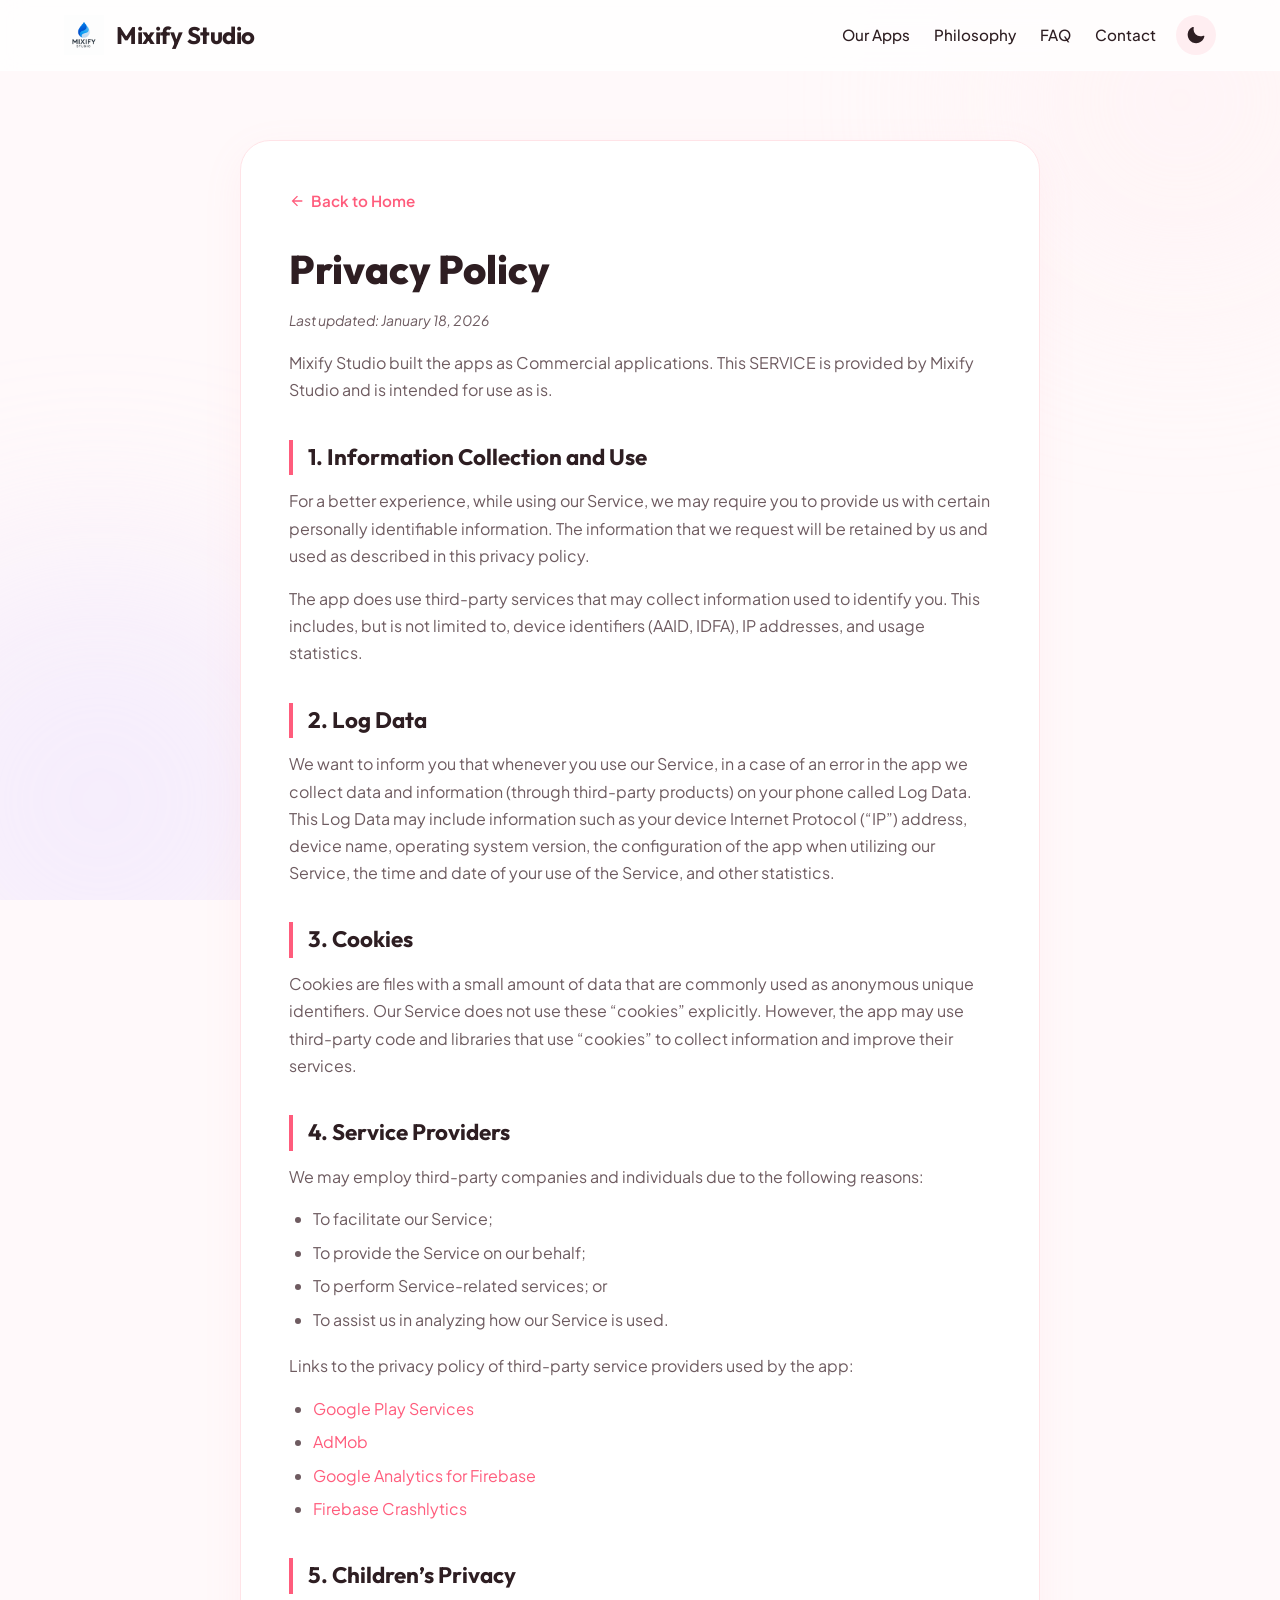
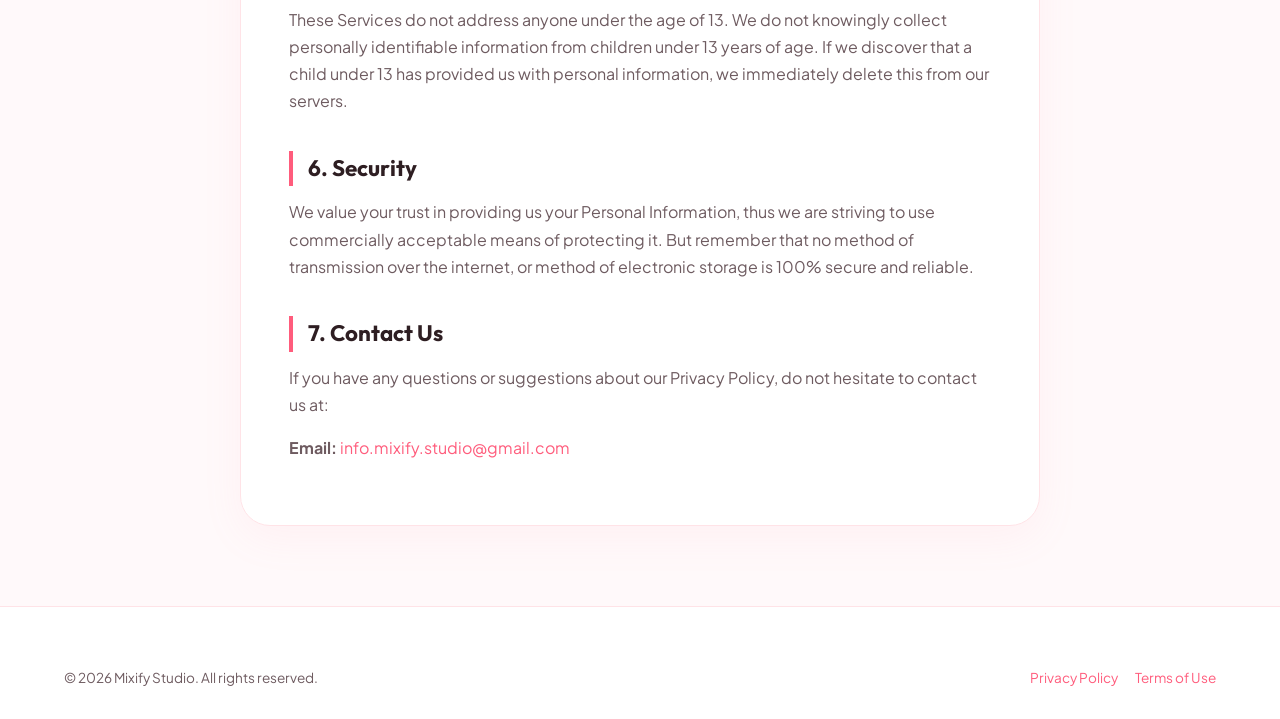
<file: privacy-policy.html>
<!DOCTYPE html>
<html lang="en" data-theme="light">

<head>
    <meta charset="UTF-8">
    <meta name="viewport" content="width=device-width, initial-scale=1.0">
    <title>Privacy Policy | Mixify Studio</title>
    <link rel="stylesheet" href="style.css">
</head>

<body>

    <!-- Floating Background Blobs -->
    <div class="bg-blobs">
        <div class="blob blob-1"></div>
        <div class="blob blob-2"></div>
    </div>

    <!-- Navigation Header -->
    <header class="navbar" id="navbar">
        <div class="nav-container">
            <a href="index.html" class="logo-link">
                <img src="studio-logo-full.png" alt="Mixify Studio Logo" class="nav-logo">
                <span class="nav-brand">Mixify Studio</span>
            </a>
            <div class="nav-controls">
                <nav>
                    <ul class="nav-menu">
                        <li class="nav-item"><a href="index.html#apps">Our Apps</a></li>
                        <li class="nav-item"><a href="index.html#philosophy">Philosophy</a></li>
                        <li class="nav-item"><a href="index.html#faq">FAQ</a></li>
                        <li class="nav-item"><a href="index.html#contact">Contact</a></li>
                    </ul>
                </nav>
                <!-- Light/Dark Theme Toggle -->
                <button class="theme-toggle-btn" id="theme-toggle" aria-label="Toggle dark mode">
                    <svg class="moon-icon" viewBox="0 0 24 24" xmlns="http://www.w3.org/2000/svg">
                        <path
                            d="M21.64 13a1 1 0 0 0-1.05-.14 8.05 8.05 0 0 1-3.37.73 8.15 8.15 0 0 1-8.14-8.1 8.59 8.59 0 0 1 .25-2A1 1 0 0 0 8 2.36a10.14 10.14 0 1 0 14 11.69 1 1 0 0 0-.36-1.05z" />
                    </svg>
                    <svg class="sun-icon" viewBox="0 0 24 24" xmlns="http://www.w3.org/2000/svg">
                        <path
                            d="M12 7a5 5 0 1 0 5 5 5 5 0 0 0-5-5zm0 8a3 3 0 1 1 3-3 3 3 0 0 1-3 3zm0-10a1 1 0 0 0 1-1V3a1 1 0 0 0-2 0v1A1 1 0 0 0 12 5zm0 14a1 1 0 0 0-1 1v1a1 1 0 0 0 2 0v-1a1 1 0 0 0-1-1zM5.64 6.64a1 1 0 0 0 1.41 0l.7-.7a1 1 0 0 0-1.41-1.41l-.7.7a1 1 0 0 0 0 1.41zm11.31 11.3a1 1 0 0 0 1.41 0l.7-.7a1 1 0 0 0-1.41-1.41l-.7.7a1 1 0 0 0 0 1.41zM5 12a1 1 0 0 0-1-1H3a1 1 0 0 0 0 2h1a1 1 0 0 0 1-1zm16-1h-1a1 1 0 0 0 0 2h1a1 1 0 0 0 0-2zM6.34 16.25a1 1 0 0 0-1.41 1.41l.7.7a1 1 0 0 0 1.41-1.41zm11.31-11.3a1 1 0 0 0-1.41 1.41l.7.7a1 1 0 0 0 1.41-1.41z" />
                    </svg>
                </button>
            </div>
        </div>
    </header>

    <!-- Main Legal Content Section -->
    <main class="legal-page">
        <div class="container">
            <div class="legal-container">
                <a href="index.html" class="back-home-link">
                    <svg viewBox="0 0 24 24" width="16" height="16" fill="currentColor">
                        <path d="M20 11H7.83l5.59-5.59L12 4l-8 8 8 8 1.41-1.41L7.83 13H20v-2z" />
                    </svg>
                    Back to Home
                </a>
                <h1>Privacy Policy</h1>
                <p class="legal-date">Last updated: January 18, 2026</p>

                <p>Mixify Studio built the apps as Commercial applications. This SERVICE is provided by Mixify Studio
                    and is intended for use as is.</p>

                <h2>1. Information Collection and Use</h2>
                <p>For a better experience, while using our Service, we may require you to provide us with certain
                    personally identifiable information. The information that we request will be retained by us and used
                    as described in this privacy policy.</p>
                <p>The app does use third-party services that may collect information used to identify you. This
                    includes, but is not limited to, device identifiers (AAID, IDFA), IP addresses, and usage
                    statistics.</p>

                <h2>2. Log Data</h2>
                <p>We want to inform you that whenever you use our Service, in a case of an error in the app we collect
                    data and information (through third-party products) on your phone called Log Data. This Log Data may
                    include information such as your device Internet Protocol (“IP”) address, device name, operating
                    system version, the configuration of the app when utilizing our Service, the time and date of your
                    use of the Service, and other statistics.</p>

                <h2>3. Cookies</h2>
                <p>Cookies are files with a small amount of data that are commonly used as anonymous unique identifiers.
                    Our Service does not use these “cookies” explicitly. However, the app may use third-party code and
                    libraries that use “cookies” to collect information and improve their services.</p>

                <h2>4. Service Providers</h2>
                <p>We may employ third-party companies and individuals due to the following reasons:</p>
                <ul>
                    <li>To facilitate our Service;</li>
                    <li>To provide the Service on our behalf;</li>
                    <li>To perform Service-related services; or</li>
                    <li>To assist us in analyzing how our Service is used.</li>
                </ul>
                <p>Links to the privacy policy of third-party service providers used by the app:</p>
                <ul>
                    <li><a href="https://www.google.com/policies/privacy/" target="_blank">Google Play Services</a></li>
                    <li><a href="https://support.google.com/admob/answer/6128543?hl=en" target="_blank">AdMob</a></li>
                    <li><a href="https://firebase.google.com/policies/analytics" target="_blank">Google Analytics for
                            Firebase</a></li>
                    <li><a href="https://firebase.google.com/support/privacy/" target="_blank">Firebase Crashlytics</a>
                    </li>
                </ul>

                <h2>5. Children’s Privacy</h2>
                <p>These Services do not address anyone under the age of 13. We do not knowingly collect personally
                    identifiable information from children under 13 years of age. If we discover that a child under 13
                    has provided us with personal information, we immediately delete this from our servers.</p>

                <h2>6. Security</h2>
                <p>We value your trust in providing us your Personal Information, thus we are striving to use
                    commercially acceptable means of protecting it. But remember that no method of transmission over the
                    internet, or method of electronic storage is 100% secure and reliable.</p>

                <h2>7. Contact Us</h2>
                <p>If you have any questions or suggestions about our Privacy Policy, do not hesitate to contact us at:
                </p>
                <p><strong>Email:</strong> <a
                        href="mailto:info.mixify.studio@gmail.com">info.mixify.studio@gmail.com</a></p>
            </div>
        </div>
    </main>

    <!-- Footer -->
    <footer class="footer">
        <div class="footer-container">
            <div class="footer-bottom" style="border-top: none; padding-top: 0;">
                <p>&copy; 2026 Mixify Studio. All rights reserved.</p>
                <p>
                    <a href="privacy-policy.html" style="margin-right: 15px;">Privacy Policy</a>
                    <a href="terms-of-use.html">Terms of Use</a>
                </p>
            </div>
        </div>
    </footer>

    <!-- App JavaScript Logic -->
    <script>
        // Theme Toggle Logic
        const themeToggle = document.getElementById('theme-toggle');
        const rootHtml = document.documentElement;

        // Check for saved theme preference or use light theme default
        const savedTheme = localStorage.getItem('theme') || 'light';
        rootHtml.setAttribute('data-theme', savedTheme);

        themeToggle.addEventListener('click', () => {
            const currentTheme = rootHtml.getAttribute('data-theme');
            const newTheme = currentTheme === 'dark' ? 'light' : 'dark';
            rootHtml.setAttribute('data-theme', newTheme);
            localStorage.setItem('theme', newTheme);
        });
    </script>
</body>

</html>
</file>
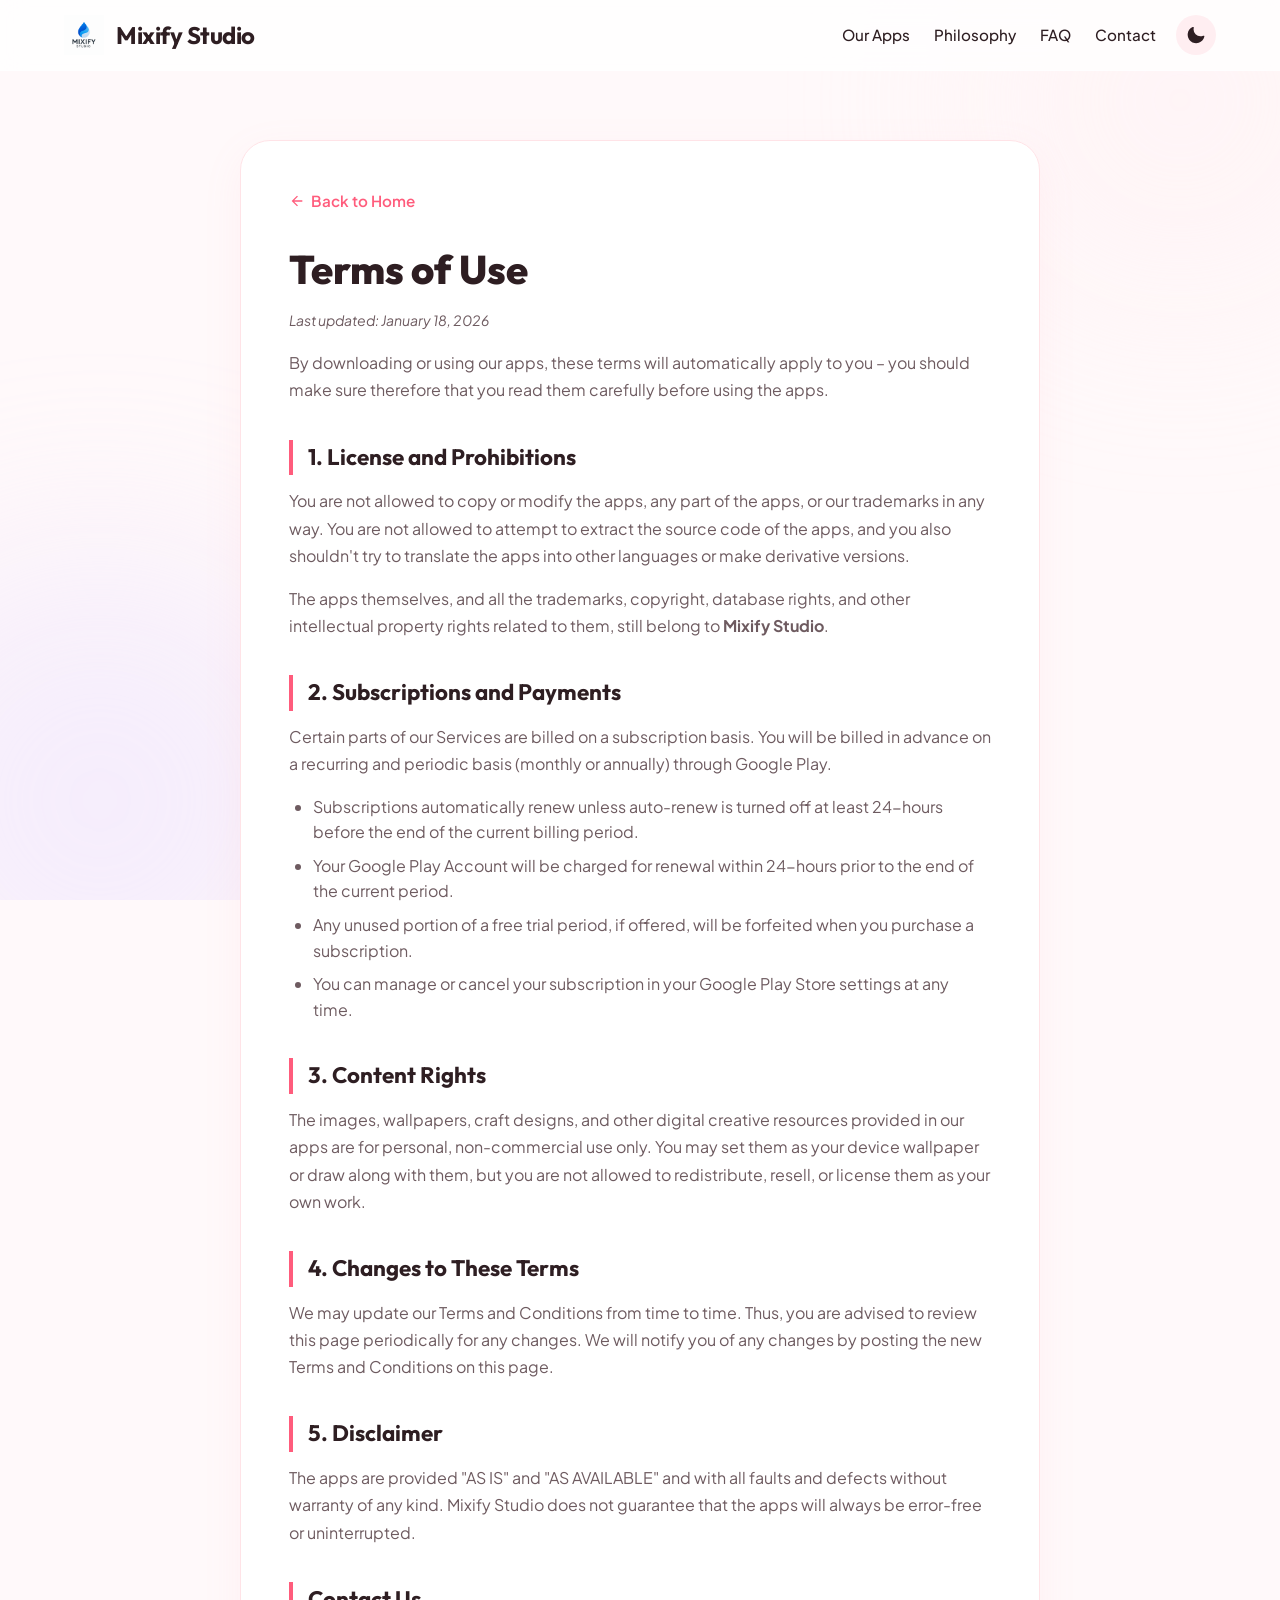
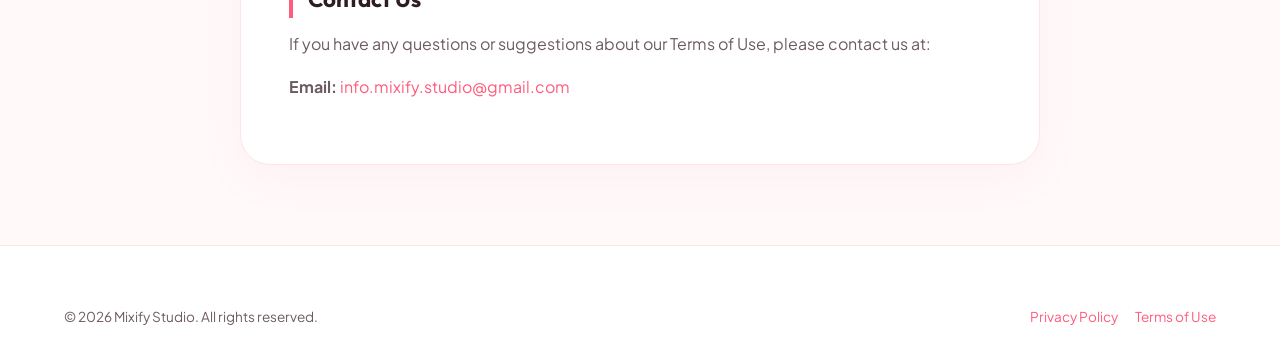
<file: terms-of-use.html>
<!DOCTYPE html>
<html lang="en" data-theme="light">

<head>
    <meta charset="UTF-8">
    <meta name="viewport" content="width=device-width, initial-scale=1.0">
    <title>Terms of Use | Mixify Studio</title>
    <link rel="stylesheet" href="style.css">
</head>

<body>

    <!-- Floating Background Blobs -->
    <div class="bg-blobs">
        <div class="blob blob-1"></div>
        <div class="blob blob-2"></div>
    </div>

    <!-- Navigation Header -->
    <header class="navbar" id="navbar">
        <div class="nav-container">
            <a href="index.html" class="logo-link">
                <img src="studio-logo-full.png" alt="Mixify Studio Logo" class="nav-logo">
                <span class="nav-brand">Mixify Studio</span>
            </a>
            <div class="nav-controls">
                <nav>
                    <ul class="nav-menu">
                        <li class="nav-item"><a href="index.html#apps">Our Apps</a></li>
                        <li class="nav-item"><a href="index.html#philosophy">Philosophy</a></li>
                        <li class="nav-item"><a href="index.html#faq">FAQ</a></li>
                        <li class="nav-item"><a href="index.html#contact">Contact</a></li>
                    </ul>
                </nav>
                <!-- Light/Dark Theme Toggle -->
                <button class="theme-toggle-btn" id="theme-toggle" aria-label="Toggle dark mode">
                    <svg class="moon-icon" viewBox="0 0 24 24" xmlns="http://www.w3.org/2000/svg">
                        <path
                            d="M21.64 13a1 1 0 0 0-1.05-.14 8.05 8.05 0 0 1-3.37.73 8.15 8.15 0 0 1-8.14-8.1 8.59 8.59 0 0 1 .25-2A1 1 0 0 0 8 2.36a10.14 10.14 0 1 0 14 11.69 1 1 0 0 0-.36-1.05z" />
                    </svg>
                    <svg class="sun-icon" viewBox="0 0 24 24" xmlns="http://www.w3.org/2000/svg">
                        <path
                            d="M12 7a5 5 0 1 0 5 5 5 5 0 0 0-5-5zm0 8a3 3 0 1 1 3-3 3 3 0 0 1-3 3zm0-10a1 1 0 0 0 1-1V3a1 1 0 0 0-2 0v1A1 1 0 0 0 12 5zm0 14a1 1 0 0 0-1 1v1a1 1 0 0 0 2 0v-1a1 1 0 0 0-1-1zM5.64 6.64a1 1 0 0 0 1.41 0l.7-.7a1 1 0 0 0-1.41-1.41l-.7.7a1 1 0 0 0 0 1.41zm11.31 11.3a1 1 0 0 0 1.41 0l.7-.7a1 1 0 0 0-1.41-1.41l-.7.7a1 1 0 0 0 0 1.41zM5 12a1 1 0 0 0-1-1H3a1 1 0 0 0 0 2h1a1 1 0 0 0 1-1zm16-1h-1a1 1 0 0 0 0 2h1a1 1 0 0 0 0-2zM6.34 16.25a1 1 0 0 0-1.41 1.41l.7.7a1 1 0 0 0 1.41-1.41zm11.31-11.3a1 1 0 0 0-1.41 1.41l.7.7a1 1 0 0 0 1.41-1.41z" />
                    </svg>
                </button>
            </div>
        </div>
    </header>

    <!-- Main Legal Content Section -->
    <main class="legal-page">
        <div class="container">
            <div class="legal-container">
                <a href="index.html" class="back-home-link">
                    <svg viewBox="0 0 24 24" width="16" height="16" fill="currentColor">
                        <path d="M20 11H7.83l5.59-5.59L12 4l-8 8 8 8 1.41-1.41L7.83 13H20v-2z" />
                    </svg>
                    Back to Home
                </a>
                <h1>Terms of Use</h1>
                <p class="legal-date">Last updated: January 18, 2026</p>

                <p>By downloading or using our apps, these terms will automatically apply to you – you should make sure
                    therefore that you read them carefully before using the apps.</p>

                <h2>1. License and Prohibitions</h2>
                <p>You are not allowed to copy or modify the apps, any part of the apps, or our trademarks in any way.
                    You are not allowed to attempt to extract the source code of the apps, and you also shouldn't try to
                    translate the apps into other languages or make derivative versions.</p>
                <p>The apps themselves, and all the trademarks, copyright, database rights, and other intellectual
                    property rights related to them, still belong to <strong>Mixify Studio</strong>.</p>

                <h2>2. Subscriptions and Payments</h2>
                <p>Certain parts of our Services are billed on a subscription basis. You will be billed in advance on a
                    recurring and periodic basis (monthly or annually) through Google Play.</p>
                <ul>
                    <li>Subscriptions automatically renew unless auto-renew is turned off at least 24-hours before the
                        end of the current billing period.</li>
                    <li>Your Google Play Account will be charged for renewal within 24-hours prior to the end of the
                        current period.</li>
                    <li>Any unused portion of a free trial period, if offered, will be forfeited when you purchase a
                        subscription.</li>
                    <li>You can manage or cancel your subscription in your Google Play Store settings at any time.</li>
                </ul>

                <h2>3. Content Rights</h2>
                <p>The images, wallpapers, craft designs, and other digital creative resources provided in our apps are
                    for personal, non-commercial use only. You may set them as your device wallpaper or draw along with
                    them, but you are not allowed to redistribute, resell, or license them as your own work.</p>

                <h2>4. Changes to These Terms</h2>
                <p>We may update our Terms and Conditions from time to time. Thus, you are advised to review this page
                    periodically for any changes. We will notify you of any changes by posting the new Terms and
                    Conditions on this page.</p>

                <h2>5. Disclaimer</h2>
                <p>The apps are provided "AS IS" and "AS AVAILABLE" and with all faults and defects without warranty of
                    any kind. Mixify Studio does not guarantee that the apps will always be error-free or uninterrupted.
                </p>

                <h2>Contact Us</h2>
                <p>If you have any questions or suggestions about our Terms of Use, please contact us at:</p>
                <p><strong>Email:</strong> <a
                        href="mailto:info.mixify.studio@gmail.com">info.mixify.studio@gmail.com</a> </p>
            </div>
        </div>
    </main>

    <!-- Footer -->
    <footer class="footer">
        <div class="footer-container">
            <div class="footer-bottom" style="border-top: none; padding-top: 0;">
                <p>&copy; 2026 Mixify Studio. All rights reserved.</p>
                <p>
                    <a href="privacy-policy.html" style="margin-right: 15px;">Privacy Policy</a>
                    <a href="terms-of-use.html">Terms of Use</a>
                </p>
            </div>
        </div>
    </footer>

    <!-- App JavaScript Logic -->
    <script>
        // Theme Toggle Logic
        const themeToggle = document.getElementById('theme-toggle');
        const rootHtml = document.documentElement;

        // Check for saved theme preference or use light theme default
        const savedTheme = localStorage.getItem('theme') || 'light';
        rootHtml.setAttribute('data-theme', savedTheme);

        themeToggle.addEventListener('click', () => {
            const currentTheme = rootHtml.getAttribute('data-theme');
            const newTheme = currentTheme === 'dark' ? 'light' : 'dark';
            rootHtml.setAttribute('data-theme', newTheme);
            localStorage.setItem('theme', newTheme);
        });
    </script>
</body>

</html>
</file>
<file: style.css>
@import url('https://fonts.googleapis.com/css2?family=Outfit:wght@300;400;500;600;700;800&family=Plus+Jakarta+Sans:wght@300;400;500;600;700&display=swap');

:root {
    /* Light Theme (Aesthetic Pastel Pink) */
    --bg-primary: #FFF9FA;
    --bg-secondary: #FFFFFF;
    --accent-pink: #FF8FA3;
    --accent-rose: #FF5C7C;
    --accent-light: #FFEEF1;
    --accent-lavender: #E8DDFF;
    --text-main: #2E1E22;
    --text-muted: #6E5B60;
    --border-color: #FFE3E7;
    --card-shadow: 0 12px 40px rgba(255, 143, 163, 0.08);
    --card-shadow-hover: 0 20px 48px rgba(255, 143, 163, 0.16);
    --glass-bg: rgba(255, 255, 255, 0.75);
    --glass-border: rgba(255, 255, 255, 0.6);
    --transition-speed: 0.3s;
    --font-heading: 'Outfit', sans-serif;
    --font-body: 'Plus Jakarta Sans', sans-serif;
}

[data-theme="dark"] {
    /* Dark Theme (Sweet Neon Dark) */
    --bg-primary: #0A0708;
    --bg-secondary: #130E10;
    --accent-pink: #FF5E7E;
    --accent-rose: #FF8FA3;
    --accent-light: #251318;
    --accent-lavender: #231C30;
    --text-main: #FDF5F7;
    --text-muted: #A89599;
    --border-color: #26191C;
    --card-shadow: 0 15px 45px rgba(0, 0, 0, 0.5);
    --card-shadow-hover: 0 25px 55px rgba(255, 94, 126, 0.1);
    --glass-bg: rgba(19, 14, 16, 0.8);
    --glass-border: rgba(255, 255, 255, 0.04);
}

/* Base Styles */
* {
    box-sizing: border-box;
    margin: 0;
    padding: 0;
}

body {
    background-color: var(--bg-primary);
    color: var(--text-main);
    font-family: var(--font-body);
    line-height: 1.6;
    overflow-x: hidden;
    transition: background-color var(--transition-speed), color var(--transition-speed);
}

a {
    color: var(--accent-rose);
    text-decoration: none;
    transition: color var(--transition-speed);
}

a:hover {
    color: var(--accent-pink);
}

/* Background Blobs for Floating Effect */
.bg-blobs {
    position: fixed;
    top: 0;
    left: 0;
    width: 100%;
    height: 100%;
    z-index: -1;
    overflow: hidden;
    pointer-events: none;
}

.blob {
    position: absolute;
    border-radius: 50%;
    filter: blur(100px);
    opacity: 0.4;
    animation: floatBlob 20s infinite alternate ease-in-out;
}

.blob-1 {
    width: 400px;
    height: 400px;
    background-color: var(--accent-light);
    top: -100px;
    right: -100px;
}

.blob-2 {
    width: 500px;
    height: 500px;
    background-color: var(--accent-lavender);
    bottom: -150px;
    left: -150px;
    animation-delay: 5s;
}

@keyframes floatBlob {
    0% { transform: translate(0, 0) scale(1); }
    100% { transform: translate(60px, 40px) scale(1.1); }
}

/* Navbar */
.navbar {
    position: fixed;
    top: 0;
    left: 0;
    width: 100%;
    z-index: 100;
    background: var(--glass-bg);
    backdrop-filter: blur(12px);
    -webkit-backdrop-filter: blur(12px);
    border-bottom: 1px solid var(--glass-border);
    padding: 15px 0;
    transition: background var(--transition-speed);
}

.nav-container {
    max-width: 1200px;
    margin: 0 auto;
    padding: 0 24px;
    display: flex;
    justify-content: space-between;
    align-items: center;
}

.logo-link {
    display: flex;
    align-items: center;
    gap: 12px;
}

.nav-logo {
    max-height: 40px;
    width: auto;
    object-fit: contain;
}

.nav-brand {
    font-family: var(--font-heading);
    font-size: 1.5em;
    font-weight: 700;
    letter-spacing: -0.5px;
    color: var(--text-main);
}

.nav-controls {
    display: flex;
    align-items: center;
    gap: 20px;
}

.nav-menu {
    display: flex;
    gap: 24px;
    list-style: none;
}

.nav-item a {
    color: var(--text-main);
    font-weight: 500;
    font-size: 0.95em;
    position: relative;
    padding: 6px 0;
}

.nav-item a::after {
    content: '';
    position: absolute;
    bottom: 0;
    left: 0;
    width: 0;
    height: 2px;
    background-color: var(--accent-rose);
    transition: width var(--transition-speed);
}

.nav-item a:hover::after {
    width: 100%;
}

/* Theme Toggle Button */
.theme-toggle-btn {
    background: none;
    border: none;
    cursor: pointer;
    padding: 8px;
    border-radius: 50%;
    color: var(--text-main);
    display: flex;
    align-items: center;
    justify-content: center;
    background-color: var(--accent-light);
    width: 40px;
    height: 40px;
    transition: background-color var(--transition-speed), transform 0.2s;
}

.theme-toggle-btn:hover {
    transform: scale(1.1);
}

.theme-toggle-btn svg {
    width: 20px;
    height: 20px;
    fill: currentColor;
}

.sun-icon { display: none; }
[data-theme="dark"] .sun-icon { display: block; }
[data-theme="dark"] .moon-icon { display: none; }

/* Hero Section */
.hero {
    padding: 160px 0 80px;
    position: relative;
    text-align: center;
}

.hero-container {
    max-width: 900px;
    margin: 0 auto;
    padding: 0 24px;
}

.badge {
    display: inline-block;
    background: var(--accent-light);
    color: var(--accent-rose);
    padding: 6px 16px;
    border-radius: 30px;
    font-weight: 600;
    font-size: 0.85em;
    margin-bottom: 24px;
    letter-spacing: 0.5px;
    border: 1px solid var(--border-color);
}

.hero-title {
    font-family: var(--font-heading);
    font-size: 3.5em;
    font-weight: 800;
    line-height: 1.15;
    letter-spacing: -1.5px;
    margin-bottom: 24px;
}

.gradient-text {
    background: linear-gradient(135deg, var(--accent-rose) 0%, #A06CFF 100%);
    -webkit-background-clip: text;
    -webkit-text-fill-color: transparent;
    background-clip: text;
}

.hero-subtitle {
    font-size: 1.15em;
    color: var(--text-muted);
    max-width: 650px;
    margin: 0 auto 36px;
    line-height: 1.6;
}

.hero-ctas {
    display: flex;
    gap: 16px;
    justify-content: center;
    align-items: center;
}

.btn-primary {
    display: inline-block;
    background-color: var(--accent-rose);
    color: #FFFFFF !important;
    padding: 14px 32px;
    border-radius: 50px;
    font-weight: 600;
    box-shadow: 0 8px 24px rgba(255, 92, 124, 0.25);
    transition: background-color var(--transition-speed), transform 0.2s, box-shadow var(--transition-speed);
}

.btn-primary:hover {
    background-color: var(--accent-pink);
    transform: translateY(-2px);
    box-shadow: 0 12px 30px rgba(255, 92, 124, 0.4);
}

.btn-secondary {
    display: inline-block;
    background-color: var(--bg-secondary);
    color: var(--text-main);
    border: 1px solid var(--border-color);
    padding: 14px 32px;
    border-radius: 50px;
    font-weight: 600;
    transition: transform 0.2s, background-color var(--transition-speed);
}

.btn-secondary:hover {
    background-color: var(--accent-light);
    transform: translateY(-2px);
}

/* Stats Section */
.stats-row {
    display: flex;
    justify-content: center;
    gap: 60px;
    margin-top: 60px;
}

.stat-item {
    text-align: center;
}

.stat-number {
    font-family: var(--font-heading);
    font-size: 2.2em;
    font-weight: 800;
    color: var(--accent-rose);
}

.stat-label {
    font-size: 0.85em;
    color: var(--text-muted);
    font-weight: 500;
    margin-top: 4px;
}

/* Section Common Styles */
.section {
    padding: 80px 0;
}

.section-header {
    text-align: center;
    max-width: 600px;
    margin: 0 auto 60px;
}

.section-title {
    font-family: var(--font-heading);
    font-size: 2.5em;
    font-weight: 800;
    letter-spacing: -0.8px;
    margin-bottom: 12px;
}

.section-subtitle {
    color: var(--text-muted);
    font-size: 1.05em;
}

.container {
    max-width: 1200px;
    margin: 0 auto;
    padding: 0 24px;
}

/* Apps Grid */
.apps-grid {
    display: grid;
    grid-template-columns: repeat(auto-fill, minmax(320px, 1fr));
    gap: 30px;
}

.app-card {
    background: var(--bg-secondary);
    border-radius: 30px;
    border: 1px solid var(--border-color);
    padding: 30px;
    box-shadow: var(--card-shadow);
    transition: transform 0.4s cubic-bezier(0.175, 0.885, 0.32, 1.275), box-shadow 0.4s, border-color var(--transition-speed);
    display: flex;
    flex-direction: column;
    height: 100%;
}

.app-card:hover {
    transform: translateY(-8px);
    box-shadow: var(--card-shadow-hover);
    border-color: var(--accent-pink);
}

.app-card-header {
    display: flex;
    align-items: center;
    gap: 20px;
    margin-bottom: 20px;
}

.app-card-icon {
    width: 72px;
    height: 72px;
    border-radius: 20%;
    object-fit: cover;
    box-shadow: 0 6px 16px rgba(0, 0, 0, 0.08);
}

.app-card-title-group {
    display: flex;
    flex-direction: column;
}

.app-card-title {
    font-family: var(--font-heading);
    font-size: 1.2em;
    font-weight: 700;
    line-height: 1.3;
}

.app-card-tag {
    font-size: 0.75em;
    font-weight: 600;
    color: var(--accent-rose);
    text-transform: uppercase;
    letter-spacing: 0.8px;
    margin-top: 4px;
}

.app-card-desc {
    color: var(--text-muted);
    font-size: 0.92em;
    line-height: 1.5;
    margin-bottom: 24px;
    display: -webkit-box;
    -webkit-line-clamp: 3;
    -webkit-box-orient: vertical;
    overflow: hidden;
    flex-grow: 1;
}

.app-card-action {
    display: flex;
    justify-content: space-between;
    align-items: center;
    margin-top: auto;
}

.btn-text {
    font-weight: 600;
    font-size: 0.9em;
    display: flex;
    align-items: center;
    gap: 6px;
    cursor: pointer;
    color: var(--accent-rose);
    border: none;
    background: none;
}

.btn-text svg {
    transition: transform var(--transition-speed);
}

.btn-text:hover svg {
    transform: translateX(4px);
}

/* Philosophy */
.philosophy-grid {
    display: grid;
    grid-template-columns: repeat(3, 1fr);
    gap: 30px;
}

.phil-card {
    background-color: var(--bg-secondary);
    border: 1px solid var(--border-color);
    padding: 40px 30px;
    border-radius: 30px;
    text-align: center;
    box-shadow: var(--card-shadow);
}

.phil-icon-wrapper {
    width: 64px;
    height: 64px;
    border-radius: 50%;
    background-color: var(--accent-light);
    color: var(--accent-rose);
    display: flex;
    align-items: center;
    justify-content: center;
    margin: 0 auto 24px;
}

.phil-icon-wrapper svg {
    width: 28px;
    height: 28px;
    fill: currentColor;
}

.phil-title {
    font-family: var(--font-heading);
    font-size: 1.3em;
    font-weight: 700;
    margin-bottom: 12px;
}

.phil-desc {
    color: var(--text-muted);
    font-size: 0.92em;
    line-height: 1.6;
}

/* FAQ Section */
.faq-list {
    max-width: 800px;
    margin: 0 auto;
    display: flex;
    flex-direction: column;
    gap: 16px;
}

.faq-item {
    background-color: var(--bg-secondary);
    border: 1px solid var(--border-color);
    border-radius: 20px;
    overflow: hidden;
    box-shadow: var(--card-shadow);
    transition: border-color var(--transition-speed);
}

.faq-question {
    padding: 24px 30px;
    font-family: var(--font-heading);
    font-size: 1.1em;
    font-weight: 600;
    cursor: pointer;
    display: flex;
    justify-content: space-between;
    align-items: center;
    user-select: none;
}

.faq-toggle-icon {
    width: 18px;
    height: 18px;
    transition: transform var(--transition-speed);
    fill: var(--text-main);
}

.faq-answer {
    max-height: 0;
    overflow: hidden;
    transition: max-height var(--transition-speed) ease-out, padding var(--transition-speed);
    padding: 0 30px;
    color: var(--text-muted);
    font-size: 0.95em;
    line-height: 1.6;
}

.faq-item.active {
    border-color: var(--accent-pink);
}

.faq-item.active .faq-answer {
    padding-bottom: 24px;
}

.faq-item.active .faq-toggle-icon {
    transform: rotate(180deg);
}

/* Contact Section */
.contact-card {
    background-color: var(--bg-secondary);
    border: 1px solid var(--border-color);
    border-radius: 36px;
    box-shadow: var(--card-shadow);
    padding: 60px 48px;
    max-width: 800px;
    margin: 0 auto;
    position: relative;
    overflow: hidden;
}

.contact-header {
    text-align: center;
    margin-bottom: 40px;
}

.contact-header h3 {
    font-family: var(--font-heading);
    font-size: 1.8em;
    font-weight: 800;
    margin-bottom: 8px;
}

.contact-form {
    display: grid;
    grid-template-columns: 1fr 1fr;
    gap: 20px;
}

.form-group-full {
    grid-column: span 2;
}

.form-group {
    display: flex;
    flex-direction: column;
    gap: 8px;
}

.form-group label {
    font-size: 0.85em;
    font-weight: 600;
    color: var(--text-muted);
}

.form-control {
    width: 100%;
    background-color: var(--bg-primary);
    border: 1px solid var(--border-color);
    border-radius: 12px;
    padding: 14px 18px;
    font-family: inherit;
    font-size: 0.95em;
    color: var(--text-main);
    transition: border-color var(--transition-speed), box-shadow var(--transition-speed);
}

.form-control:focus {
    outline: none;
    border-color: var(--accent-pink);
    box-shadow: 0 0 0 3px rgba(255, 143, 163, 0.2);
}

textarea.form-control {
    resize: vertical;
    min-height: 120px;
}

.submit-btn {
    background-color: var(--accent-rose);
    color: white;
    border: none;
    padding: 16px;
    border-radius: 12px;
    font-size: 1em;
    font-weight: 600;
    cursor: pointer;
    box-shadow: 0 6px 16px rgba(255, 92, 124, 0.2);
    transition: background-color var(--transition-speed), transform 0.2s;
    display: flex;
    justify-content: center;
    align-items: center;
    gap: 8px;
}

.submit-btn:hover {
    background-color: var(--accent-pink);
    transform: translateY(-1px);
}

.success-message {
    margin-top: 15px;
    text-align: center;
    color: #4BB543;
    font-weight: 600;
    display: none;
}

/* Modal / Drawer for App Details */
.modal {
    position: fixed;
    top: 0;
    left: 0;
    width: 100%;
    height: 100%;
    z-index: 1000;
    display: flex;
    align-items: center;
    justify-content: center;
    opacity: 0;
    pointer-events: none;
    transition: opacity 0.3s ease;
}

.modal.active {
    opacity: 1;
    pointer-events: auto;
}

.modal-overlay {
    position: absolute;
    top: 0;
    left: 0;
    width: 100%;
    height: 100%;
    background-color: rgba(10, 7, 8, 0.6);
    backdrop-filter: blur(6px);
}

.modal-container {
    background-color: var(--bg-secondary);
    border: 1px solid var(--border-color);
    border-radius: 36px;
    box-shadow: 0 30px 70px rgba(0, 0, 0, 0.3);
    max-width: 600px;
    width: calc(100% - 40px);
    z-index: 1001;
    position: relative;
    padding: 40px;
    transform: scale(0.9);
    transition: transform 0.3s cubic-bezier(0.34, 1.56, 0.64, 1);
}

.modal.active .modal-container {
    transform: scale(1);
}

.modal-close {
    position: absolute;
    top: 24px;
    right: 24px;
    background: none;
    border: none;
    cursor: pointer;
    color: var(--text-muted);
    transition: color var(--transition-speed);
}

.modal-close:hover {
    color: var(--text-main);
}

.modal-app-header {
    display: flex;
    align-items: center;
    gap: 24px;
    margin-bottom: 28px;
}

.modal-app-icon {
    width: 90px;
    height: 90px;
    border-radius: 20%;
    object-fit: cover;
    box-shadow: 0 8px 24px rgba(0, 0, 0, 0.1);
}

.modal-app-info {
    display: flex;
    flex-direction: column;
}

.modal-app-title {
    font-family: var(--font-heading);
    font-size: 1.6em;
    font-weight: 800;
    line-height: 1.25;
}

.modal-app-tag {
    font-size: 0.85em;
    font-weight: 600;
    color: var(--accent-rose);
    text-transform: uppercase;
    letter-spacing: 1px;
    margin-top: 6px;
}

.modal-app-desc {
    color: var(--text-muted);
    font-size: 0.98em;
    line-height: 1.6;
    margin-bottom: 32px;
}

.modal-footer {
    display: flex;
    gap: 16px;
}

.modal-footer .btn-primary {
    flex-grow: 1;
    text-align: center;
    display: flex;
    justify-content: center;
    align-items: center;
    gap: 10px;
}

.modal-footer .btn-secondary {
    flex-shrink: 0;
}

/* Legal Content Page Styling */
.legal-page {
    padding-top: 140px;
    padding-bottom: 80px;
}

.legal-container {
    max-width: 800px;
    margin: 0 auto;
    padding: 48px;
    background-color: var(--bg-secondary);
    border: 1px solid var(--border-color);
    border-radius: 30px;
    box-shadow: var(--card-shadow);
}

.legal-container h1 {
    font-family: var(--font-heading);
    font-size: 2.5em;
    font-weight: 800;
    margin-bottom: 8px;
}

.legal-date {
    font-size: 0.88em;
    color: var(--text-muted);
    margin-bottom: 30px;
    font-style: italic;
}

.legal-container h2 {
    font-family: var(--font-heading);
    font-size: 1.4em;
    font-weight: 700;
    margin-top: 36px;
    margin-bottom: 12px;
    color: var(--text-main);
    border-left: 4px solid var(--accent-rose);
    padding-left: 15px;
}

.legal-container p {
    margin-bottom: 16px;
    color: var(--text-muted);
    line-height: 1.7;
}

.legal-container ul {
    margin-bottom: 20px;
    padding-left: 24px;
    color: var(--text-muted);
}

.legal-container li {
    margin-bottom: 8px;
    line-height: 1.6;
}

.back-home-link {
    display: inline-flex;
    align-items: center;
    gap: 6px;
    font-weight: 600;
    font-size: 0.95em;
    margin-bottom: 24px;
    color: var(--accent-rose);
}

.back-home-link:hover {
    color: var(--accent-pink);
}

/* Footer */
.footer {
    background-color: var(--bg-secondary);
    border-top: 1px solid var(--border-color);
    padding: 60px 0 30px;
}

.footer-container {
    max-width: 1200px;
    margin: 0 auto;
    padding: 0 24px;
}

.footer-top {
    display: flex;
    justify-content: space-between;
    align-items: flex-start;
    margin-bottom: 40px;
    flex-wrap: wrap;
    gap: 30px;
}

.footer-brand-col {
    max-width: 320px;
}

.footer-desc {
    color: var(--text-muted);
    font-size: 0.9em;
    margin-top: 15px;
    line-height: 1.5;
}

.footer-links-col {
    display: flex;
    gap: 60px;
}

.footer-list-title {
    font-family: var(--font-heading);
    font-size: 0.9em;
    font-weight: 700;
    text-transform: uppercase;
    letter-spacing: 0.8px;
    margin-bottom: 16px;
}

.footer-list {
    list-style: none;
    display: flex;
    flex-direction: column;
    gap: 10px;
}

.footer-list a {
    color: var(--text-muted);
    font-size: 0.9em;
    transition: color var(--transition-speed);
}

.footer-list a:hover {
    color: var(--accent-rose);
}

.footer-bottom {
    display: flex;
    justify-content: space-between;
    align-items: center;
    border-top: 1px solid var(--border-color);
    padding-top: 30px;
    font-size: 0.85em;
    color: var(--text-muted);
    flex-wrap: wrap;
    gap: 15px;
}

/* Media Queries */
@media (max-width: 991px) {
    .philosophy-grid {
        grid-template-columns: 1fr;
        max-width: 600px;
        margin: 0 auto;
    }
    
    .hero-title {
        font-size: 2.8em;
    }
}

@media (max-width: 768px) {
    .nav-menu {
        display: none; /* Can add a mobile hamburger menu if needed, but simple site navbar works */
    }
    
    .hero-title {
        font-size: 2.3em;
    }
    
    .stats-row {
        gap: 30px;
        flex-wrap: wrap;
    }
    
    .contact-form {
        grid-template-columns: 1fr;
    }
    
    .form-group-full {
        grid-column: span 1;
    }
    
    .contact-card {
        padding: 40px 24px;
    }
    
    .footer-top {
        flex-direction: column;
        gap: 40px;
    }
    
    .footer-links-col {
        width: 100%;
        justify-content: space-between;
        gap: 30px;
    }
    
    .legal-container {
        padding: 24px;
    }
}
</file>
